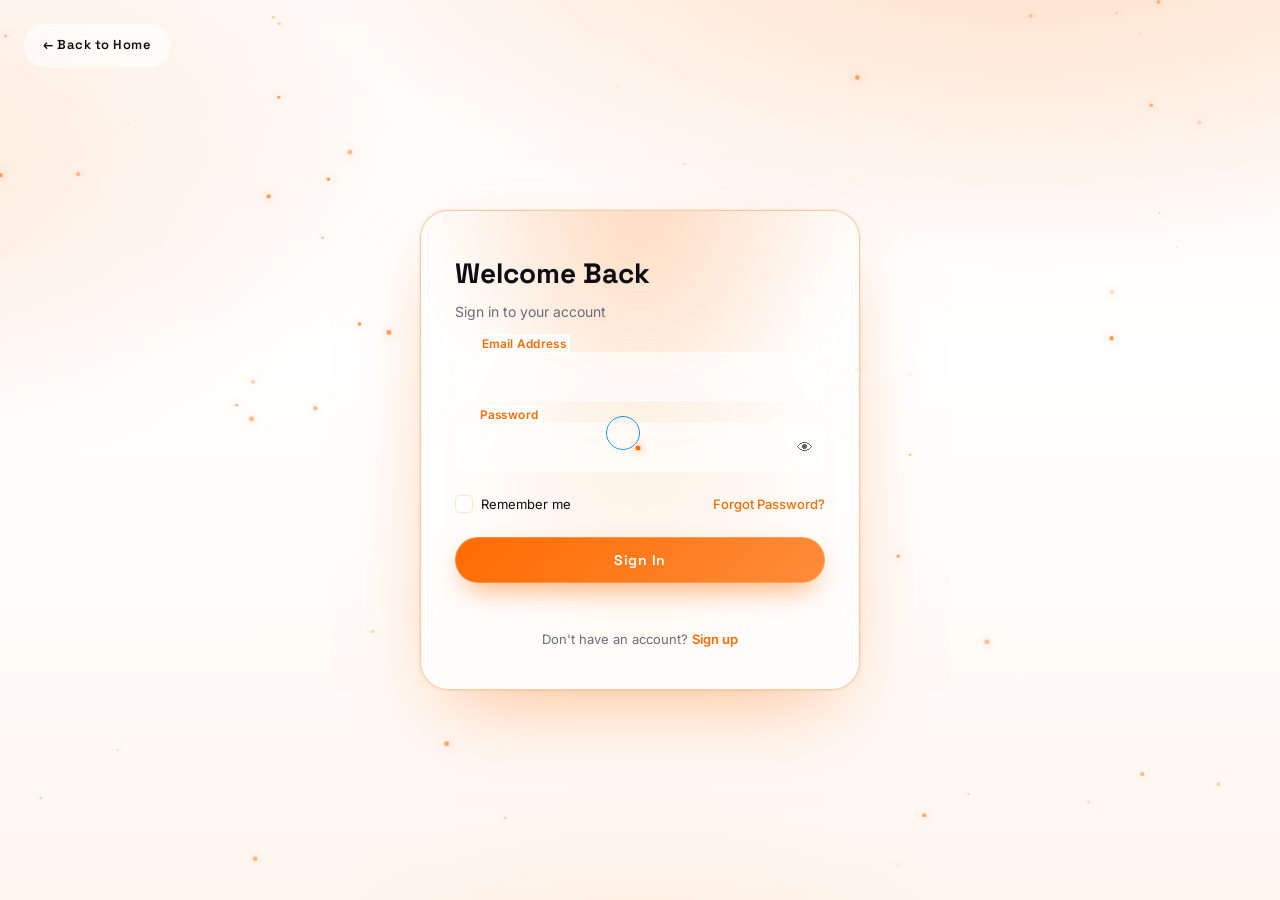
<file: project-bolt-sb1-45daknhv/login.html>
<!doctype html>
<html lang="en">
  <head>
    <meta charset="UTF-8" />
    <meta name="viewport" content="width=device-width, initial-scale=1.0" />
    <meta name="description" content="Login — JALOLIDDIN PORTFOLIO" />
    <title>Login • JALOLIDDIN PORTFOLIO</title>
    <link rel="preconnect" href="https://fonts.googleapis.com" />
    <link rel="preconnect" href="https://fonts.gstatic.com" crossorigin />
    <link href="https://fonts.googleapis.com/css2?family=Space+Grotesk:wght@400;500;600;700&family=Inter:wght@300;400;500;600;700&display=swap" rel="stylesheet" />
    <link rel="stylesheet" href="style.css" />
  </head>
  <body class="login-page">
    <canvas id="particles" class="particles"></canvas>
    <div class="cursor" id="cursor"></div>
    <div class="cursor-dot" id="cursorDot"></div>
    <div class="mouse-glow" id="mouseGlow"></div>

    <div class="login__back">
      <a href="index.html" class="btn btn--ghost btn--sm ripple">← Back to Home</a>
    </div>

    <div class="login">
      <form class="login__card glass" id="loginForm">
        <div class="login__glow"></div>
        <h1 class="login__title">Welcome Back</h1>
        <p class="login__sub">Sign in to your account</p>

        <div class="field">
          <input type="email" id="loginEmail" required />
          <label for="loginEmail">Email Address</label>
          <span class="field__line"></span>
        </div>
        <div class="field field--password">
          <input type="password" id="loginPassword" required />
          <label for="loginPassword">Password</label>
          <span class="field__line"></span>
          <button type="button" class="field__toggle" id="togglePass" aria-label="Show password">👁</button>
        </div>

        <div class="login__row">
          <label class="check">
            <input type="checkbox" id="remember" />
            <span class="check__box"></span>
            <span>Remember me</span>
          </label>
          <a href="#" class="login__forgot">Forgot Password?</a>
        </div>

        <button type="submit" class="btn btn--primary btn--block ripple">Sign In</button>
        <p class="login__status" id="loginStatus"></p>

        <p class="login__alt">Don't have an account? <a href="#">Sign up</a></p>
      </form>
    </div>

    <script src="script.js"></script>
    <script>
      // Login page specific logic
      (function () {
        const form = document.getElementById('loginForm');
        const status = document.getElementById('loginStatus');
        const toggle = document.getElementById('togglePass');
        const pass = document.getElementById('loginPassword');

        toggle.addEventListener('click', () => {
          const isPw = pass.type === 'password';
          pass.type = isPw ? 'text' : 'password';
          toggle.textContent = isPw ? '🙈' : '👁';
        });

        form.addEventListener('submit', (e) => {
          e.preventDefault();
          status.textContent = 'Signing in...';
          status.style.color = 'var(--orange)';
          setTimeout(() => {
            status.textContent = 'Welcome back! Redirecting...';
            setTimeout(() => { window.location.href = 'index.html'; }, 900);
          }, 800);
        });
      })();
    </script>
  </body>
</html>
</file>
<file: project-bolt-sb1-45daknhv/style.css>
/* =========================================================
   JALOLIDDIN PORTFOLIO — style.css
   Premium • Modern • Minimal • Luxury
   ========================================================= */

/* ---------- Design Tokens ---------- */
:root {
  --orange: #ff6b00;
  --orange-soft: #ff8c3a;
  --orange-deep: #cc5500;
  --white: #ffffff;
  --ink: #0d0d12;
  --ink-soft: #2a2a33;
  --muted: #6b6b76;
  --line: rgba(255, 107, 0, 0.18);
  --glass: rgba(255, 255, 255, 0.55);
  --glass-strong: rgba(255, 255, 255, 0.75);
  --glass-border: rgba(255, 255, 255, 0.6);
  --shadow-orange: 0 20px 60px -20px rgba(255, 107, 0, 0.45);
  --shadow-soft: 0 30px 80px -40px rgba(20, 20, 30, 0.25);
  --radius: 22px;
  --radius-sm: 14px;
  --ease: cubic-bezier(0.22, 1, 0.36, 1);
  --ease-out: cubic-bezier(0.16, 1, 0.3, 1);
  --maxw: 1240px;
  --font-head: 'Space Grotesk', system-ui, sans-serif;
  --font-body: 'Inter', system-ui, sans-serif;
}

* { margin: 0; padding: 0; box-sizing: border-box; }

html { scroll-behavior: smooth; }

body {
  font-family: var(--font-body);
  color: var(--ink);
  background:
    radial-gradient(1200px 600px at 80% -10%, rgba(255, 140, 58, 0.25), transparent 60%),
    radial-gradient(900px 500px at -10% 20%, rgba(255, 107, 0, 0.12), transparent 60%),
    radial-gradient(700px 500px at 50% 120%, rgba(255, 107, 0, 0.10), transparent 60%),
    linear-gradient(180deg, #fffaf6 0%, #ffffff 40%, #fff7f0 100%);
  min-height: 100vh;
  overflow-x: hidden;
  line-height: 1.6;
  cursor: none;
}

@media (max-width: 900px) { body { cursor: auto; } }

a { color: inherit; text-decoration: none; }
img { max-width: 100%; display: block; }
button { font-family: inherit; cursor: none; border: none; background: none; }
@media (max-width: 900px) { button { cursor: pointer; } }

/* ---------- Loader ---------- */
.loader {
  position: fixed; inset: 0; z-index: 9999;
  background: linear-gradient(180deg, #fffaf6, #fff7f0);
  display: flex; flex-direction: column; align-items: center; justify-content: center;
  gap: 22px; transition: opacity 0.6s var(--ease), visibility 0.6s var(--ease);
}
.loader.hidden { opacity: 0; visibility: hidden; }
.loader__ring {
  width: 70px; height: 70px; border-radius: 50%;
  border: 3px solid rgba(255, 107, 0, 0.15);
  border-top-color: var(--orange);
  animation: spin 0.9s linear infinite;
  box-shadow: 0 0 30px rgba(255, 107, 0, 0.35);
}
.loader__text {
  font-family: var(--font-head); font-weight: 700; letter-spacing: 4px;
  font-size: 14px; color: var(--ink);
}
.loader__text span { color: var(--orange); }
.loader__bar {
  width: 200px; height: 3px; background: rgba(255, 107, 0, 0.15); border-radius: 99px; overflow: hidden;
}
.loader__bar span {
  display: block; height: 100%; width: 0%;
  background: linear-gradient(90deg, var(--orange), var(--orange-soft));
  animation: loadbar 1.4s var(--ease) forwards;
  box-shadow: 0 0 12px var(--orange);
}
@keyframes loadbar { to { width: 100%; } }
@keyframes spin { to { transform: rotate(360deg); } }

/* ---------- Cursor & Glow ---------- */
.cursor {
  position: fixed; width: 34px; height: 34px; border-radius: 50%;
  border: 1.5px solid var(--orange); pointer-events: none; z-index: 9998;
  transform: translate(-50%, -50%); transition: width 0.25s, height 0.25s, background 0.25s, opacity 0.3s;
  mix-blend-mode: difference; opacity: 0.9;
}
.cursor.hover { width: 56px; height: 56px; background: rgba(255, 107, 0, 0.08); }
.cursor-dot {
  position: fixed; width: 5px; height: 5px; border-radius: 50%;
  background: var(--orange); pointer-events: none; z-index: 9998;
  transform: translate(-50%, -50%); box-shadow: 0 0 10px var(--orange);
}
.mouse-glow {
  position: fixed; width: 480px; height: 480px; border-radius: 50%;
  background: radial-gradient(circle, rgba(255, 107, 0, 0.18), transparent 60%);
  pointer-events: none; z-index: 0; transform: translate(-50%, -50%);
  transition: transform 0.2s ease-out; filter: blur(20px);
}
@media (max-width: 900px) { .cursor, .cursor-dot, .mouse-glow { display: none; } }

/* ---------- Scroll Progress ---------- */
.scroll-progress {
  position: fixed; top: 0; left: 0; height: 3px; width: 0%;
  background: linear-gradient(90deg, var(--orange), var(--orange-soft));
  z-index: 1000; box-shadow: 0 0 12px var(--orange);
}

/* ---------- Particles ---------- */
.particles { position: fixed; inset: 0; z-index: 0; pointer-events: none; }

/* ---------- Glass utility ---------- */
.glass {
  background: var(--glass);
  backdrop-filter: blur(18px) saturate(140%);
  -webkit-backdrop-filter: blur(18px) saturate(140%);
  border: 1px solid var(--glass-border);
  box-shadow: var(--shadow-soft);
}

/* ---------- Buttons ---------- */
.btn {
  position: relative; overflow: hidden;
  display: inline-flex; align-items: center; justify-content: center; gap: 8px;
  padding: 14px 28px; border-radius: 99px;
  font-family: var(--font-head); font-weight: 600; font-size: 14px; letter-spacing: 0.5px;
  transition: transform 0.3s var(--ease), box-shadow 0.3s var(--ease), background 0.3s var(--ease);
  will-change: transform;
}
.btn--primary {
  background: linear-gradient(135deg, var(--orange), var(--orange-soft));
  color: #fff; box-shadow: 0 12px 30px -10px rgba(255, 107, 0, 0.7), inset 0 0 0 1px rgba(255,255,255,0.2);
}
.btn--primary:hover { transform: translateY(-3px) scale(1.02); box-shadow: 0 20px 40px -10px rgba(255, 107, 0, 0.85); }
.btn--ghost {
  background: rgba(255, 255, 255, 0.6); color: var(--ink);
  border: 1px solid var(--glass-border); backdrop-filter: blur(10px);
}
.btn--ghost:hover { transform: translateY(-3px); box-shadow: 0 0 0 1px var(--orange), 0 10px 30px -10px rgba(255,107,0,0.4); color: var(--orange); }
.btn--sm { padding: 10px 18px; font-size: 13px; }
.btn--block { width: 100%; }

/* Ripple */
.ripple .rip {
  position: absolute; border-radius: 50%; transform: translate(-50%, -50%) scale(0);
  background: rgba(255, 255, 255, 0.5); pointer-events: none;
  animation: ripple 0.7s var(--ease-out) forwards;
}
@keyframes ripple { to { transform: translate(-50%, -50%) scale(28); opacity: 0; } }

/* ---------- Navigation ---------- */
.nav {
  position: fixed; top: 16px; left: 50%; transform: translateX(-50%);
  width: calc(100% - 32px); max-width: var(--maxw); z-index: 900;
  transition: top 0.4s var(--ease);
}
.nav__inner {
  display: flex; align-items: center; justify-content: space-between;
  padding: 12px 18px 12px 22px; border-radius: 99px;
  background: rgba(255, 255, 255, 0.6); backdrop-filter: blur(18px) saturate(160%);
  border: 1px solid var(--glass-border); box-shadow: 0 10px 40px -20px rgba(20,20,30,0.25);
  animation: navIn 0.8s var(--ease) both;
}
@keyframes navIn { from { opacity: 0; transform: translateY(-20px); } to { opacity: 1; transform: translateY(0); } }
.nav.scrolled .nav__inner { background: rgba(255, 255, 255, 0.85); box-shadow: 0 10px 40px -10px rgba(255, 107, 0, 0.25); }

.nav__logo { display: flex; align-items: center; gap: 10px; font-family: var(--font-head); font-weight: 700; letter-spacing: 1px; }
.nav__logo-mark {
  width: 36px; height: 36px; border-radius: 12px;
  background: linear-gradient(135deg, var(--orange), var(--orange-soft));
  color: #fff; display: grid; place-items: center; font-size: 18px;
  box-shadow: 0 6px 18px -4px rgba(255, 107, 0, 0.6);
}
.nav__logo-text { font-size: 14px; }

.nav__menu { display: flex; align-items: center; gap: 4px; }
.nav__link {
  position: relative; padding: 9px 14px; font-size: 13.5px; font-weight: 500;
  border-radius: 99px; transition: color 0.3s var(--ease), background 0.3s var(--ease);
}
.nav__link::after {
  content: ''; position: absolute; left: 14px; right: 14px; bottom: 6px; height: 2px;
  background: linear-gradient(90deg, var(--orange), var(--orange-soft));
  border-radius: 2px; transform: scaleX(0); transform-origin: left;
  transition: transform 0.35s var(--ease); box-shadow: 0 0 8px var(--orange);
}
.nav__link:hover { color: var(--orange); }
.nav__link:hover::after, .nav__link.active::after { transform: scaleX(1); }
.nav__link.active { color: var(--orange); }
.nav__link--cta {
  background: linear-gradient(135deg, var(--orange), var(--orange-soft));
  color: #fff; padding: 9px 18px; box-shadow: 0 6px 18px -4px rgba(255,107,0,0.5);
}
.nav__link--cta::after { display: none; }
.nav__link--cta:hover { transform: translateY(-2px); }

.nav__toggle { display: none; flex-direction: column; gap: 5px; padding: 8px; }
.nav__toggle span { width: 24px; height: 2px; background: var(--ink); border-radius: 2px; transition: transform 0.3s var(--ease), opacity 0.3s; }
.nav__toggle.open span:nth-child(1) { transform: translateY(7px) rotate(45deg); }
.nav__toggle.open span:nth-child(2) { opacity: 0; }
.nav__toggle.open span:nth-child(3) { transform: translateY(-7px) rotate(-45deg); }

@media (max-width: 900px) {
  .nav__menu {
    position: absolute; top: 64px; left: 0; right: 0; flex-direction: column; align-items: stretch;
    gap: 4px; padding: 14px; border-radius: 22px;
    background: rgba(255, 255, 255, 0.92); backdrop-filter: blur(20px);
    border: 1px solid var(--glass-border); box-shadow: var(--shadow-soft);
    transform: translateY(-12px); opacity: 0; visibility: hidden; transition: all 0.35s var(--ease);
  }
  .nav__menu.open { transform: translateY(0); opacity: 1; visibility: visible; }
  .nav__link { padding: 12px 16px; }
  .nav__toggle { display: flex; }
}

/* ---------- Hero ---------- */
.hero {
  position: relative; min-height: 100vh; display: flex; align-items: center; justify-content: center;
  text-align: center; padding: 140px 24px 80px; overflow: hidden;
}
.hero__shapes { position: absolute; inset: 0; z-index: 0; }
.shape {
  position: absolute; border-radius: 40px; filter: blur(2px);
  background: linear-gradient(135deg, rgba(255,107,0,0.35), rgba(255,140,58,0.1));
  border: 1px solid rgba(255, 107, 0, 0.25);
  box-shadow: 0 30px 80px -30px rgba(255, 107, 0, 0.5);
  animation: float 14s ease-in-out infinite;
}
.shape--1 { width: 180px; height: 180px; top: 18%; left: 8%; animation-delay: 0s; }
.shape--2 { width: 120px; height: 120px; top: 65%; left: 14%; animation-delay: 1.5s; }
.shape--3 { width: 220px; height: 220px; top: 12%; right: 8%; animation-delay: 0.8s; }
.shape--4 { width: 140px; height: 140px; top: 70%; right: 12%; animation-delay: 2.2s; }
@keyframes float {
  0%, 100% { transform: translateY(0) rotate(0); }
  50% { transform: translateY(-26px) rotate(8deg); }
}

.hero__inner { position: relative; z-index: 2; max-width: 920px; }
.hero__eyebrow {
  display: inline-block; padding: 8px 18px; border-radius: 99px;
  background: rgba(255, 107, 0, 0.1); border: 1px solid var(--line);
  color: var(--orange-deep); font-size: 12px; font-weight: 600; letter-spacing: 2px;
  text-transform: uppercase; margin-bottom: 22px;
}
.hero__title {
  font-family: var(--font-head); font-weight: 700; line-height: 1.05;
  font-size: clamp(2.6rem, 8vw, 6rem); letter-spacing: -2px;
}
.hero__title-grad {
  background: linear-gradient(135deg, var(--orange), var(--orange-soft) 60%, var(--orange-deep));
  -webkit-background-clip: text; background-clip: text; color: transparent;
  filter: drop-shadow(0 8px 30px rgba(255, 107, 0, 0.4));
}
.hero__typing {
  font-family: var(--font-head); font-weight: 500; font-size: clamp(1.1rem, 3vw, 1.7rem);
  color: var(--orange-deep); margin: 18px 0 10px; min-height: 1.6em;
}
.cursor-bar { color: var(--orange); animation: blink 1s steps(2) infinite; }
@keyframes blink { 50% { opacity: 0; } }
.hero__desc { color: var(--muted); max-width: 620px; margin: 0 auto 32px; font-size: 16px; }
.hero__actions { display: flex; gap: 14px; justify-content: center; flex-wrap: wrap; margin-bottom: 36px; }
.hero__socials { display: flex; gap: 12px; justify-content: center; }
.social {
  width: 42px; height: 42px; border-radius: 50%;
  display: grid; place-items: center; font-size: 12px; font-weight: 600;
  background: rgba(255,255,255,0.6); border: 1px solid var(--glass-border);
  backdrop-filter: blur(10px); transition: transform 0.3s var(--ease), box-shadow 0.3s, color 0.3s, background 0.3s;
}
.social:hover { transform: translateY(-4px); background: var(--orange); color: #fff; box-shadow: 0 10px 24px -6px rgba(255,107,0,0.7); }

.hero__scroll { position: absolute; bottom: 26px; left: 50%; transform: translateX(-50%); z-index: 2; }
.hero__scroll-mouse {
  width: 26px; height: 42px; border: 2px solid var(--orange); border-radius: 14px;
  position: relative; display: block;
}
.hero__scroll-mouse::after {
  content: ''; position: absolute; top: 8px; left: 50%; transform: translateX(-50%);
  width: 4px; height: 8px; border-radius: 2px; background: var(--orange);
  animation: scrollDot 1.6s ease-in-out infinite;
}
@keyframes scrollDot { 0% { opacity: 0; top: 8px; } 40% { opacity: 1; } 80% { top: 22px; opacity: 0; } 100% { opacity: 0; } }

/* ---------- Sections ---------- */
.section { padding: 120px 24px; max-width: var(--maxw); margin: 0 auto; position: relative; z-index: 2; }
.section__head { text-align: center; margin-bottom: 56px; }
.section__tag {
  display: inline-block; font-family: var(--font-head); font-weight: 700; color: var(--orange);
  letter-spacing: 4px; font-size: 12px; margin-bottom: 10px;
}
.section__title {
  font-family: var(--font-head); font-weight: 700; font-size: clamp(2rem, 5vw, 3.2rem);
  letter-spacing: -1px;
}
.section__title span {
  background: linear-gradient(135deg, var(--orange), var(--orange-soft));
  -webkit-background-clip: text; background-clip: text; color: transparent;
}
.section__sub { color: var(--muted); margin-top: 10px; }

/* ---------- About ---------- */
.about__card {
  display: grid; grid-template-columns: 280px 1fr; gap: 40px; padding: 40px;
  border-radius: var(--radius); position: relative; overflow: hidden;
}
.about__card::before {
  content: ''; position: absolute; inset: -2px; border-radius: var(--radius); padding: 2px;
  background: linear-gradient(135deg, var(--orange), transparent 40%, transparent 60%, var(--orange-soft));
  -webkit-mask: linear-gradient(#000 0 0) content-box, linear-gradient(#000 0 0);
  -webkit-mask-composite: xor; mask-composite: exclude;
  opacity: 0.5; pointer-events: none;
}
.about__avatar { position: relative; display: grid; place-items: center; }
.about__avatar-img {
  width: 220px; height: 220px; border-radius: 30px;
  background: linear-gradient(135deg, var(--orange), var(--orange-soft));
  display: grid; place-items: center; color: #fff; font-family: var(--font-head);
  font-weight: 700; font-size: 60px; box-shadow: var(--shadow-orange);
  position: relative; z-index: 2;
}
.about__avatar-glow {
  position: absolute; width: 240px; height: 240px; border-radius: 50%;
  background: radial-gradient(circle, rgba(255,107,0,0.4), transparent 60%);
  filter: blur(20px); animation: pulse 4s ease-in-out infinite;
}
@keyframes pulse { 0%,100% { transform: scale(1); opacity: 0.7; } 50% { transform: scale(1.1); opacity: 1; } }
.about__content h3 { font-family: var(--font-head); font-size: 26px; margin-bottom: 12px; }
.about__content p { color: var(--muted); margin-bottom: 22px; }
.about__list { list-style: none; display: grid; grid-template-columns: repeat(2, 1fr); gap: 14px; margin-bottom: 26px; }
.about__list li { font-size: 14px; color: var(--muted); }
.about__list span { display: block; font-family: var(--font-head); font-weight: 700; font-size: 28px; color: var(--orange); }

@media (max-width: 800px) {
  .about__card { grid-template-columns: 1fr; text-align: center; gap: 28px; padding: 30px; }
  .about__avatar { justify-self: center; }
  .about__list { grid-template-columns: repeat(2, 1fr); }
}

/* ---------- Skills ---------- */
.skills { display: grid; grid-template-columns: repeat(3, 1fr); gap: 22px; }
.skills__col { padding: 30px; border-radius: var(--radius); }
.skills__col h3 { font-family: var(--font-head); margin-bottom: 22px; font-size: 18px; }
.skill { margin-bottom: 18px; }
.skill__head { display: flex; justify-content: space-between; font-size: 13px; margin-bottom: 8px; font-weight: 500; }
.skill__bar { height: 8px; background: rgba(255, 107, 0, 0.12); border-radius: 99px; overflow: hidden; }
.skill__bar span {
  display: block; height: 100%; width: 0%; border-radius: 99px;
  background: linear-gradient(90deg, var(--orange), var(--orange-soft));
  box-shadow: 0 0 12px rgba(255, 107, 0, 0.6); transition: width 1.4s var(--ease);
}
@media (max-width: 900px) { .skills { grid-template-columns: 1fr; } }

/* ---------- Portfolio ---------- */
.portfolio { display: grid; grid-template-columns: repeat(4, 1fr); gap: 22px; }
@media (max-width: 1100px) { .portfolio { grid-template-columns: repeat(2, 1fr); } }
@media (max-width: 560px) { .portfolio { grid-template-columns: 1fr; } }

.pcard {
  position: relative; border-radius: var(--radius); overflow: hidden;
  background: var(--glass); backdrop-filter: blur(18px) saturate(140%);
  border: 1px solid var(--glass-border); box-shadow: var(--shadow-soft);
  transition: transform 0.45s var(--ease), box-shadow 0.45s var(--ease);
  will-change: transform; display: flex; flex-direction: column;
}
.pcard::before {
  content: ''; position: absolute; inset: 0; border-radius: var(--radius); padding: 1.5px;
  background: linear-gradient(135deg, var(--orange), transparent 30%, transparent 70%, var(--orange-soft));
  -webkit-mask: linear-gradient(#000 0 0) content-box, linear-gradient(#000 0 0);
  -webkit-mask-composite: xor; mask-composite: exclude;
  opacity: 0; transition: opacity 0.4s var(--ease); pointer-events: none;
}
.pcard:hover { transform: translateY(-10px) scale(1.015); box-shadow: 0 30px 70px -20px rgba(255, 107, 0, 0.5); }
.pcard:hover::before { opacity: 1; }

.pcard__media {
  position: relative; aspect-ratio: 16/10; overflow: hidden;
  background: linear-gradient(135deg, rgba(255,107,0,0.15), rgba(255,140,58,0.05));
}
.pcard__media img {
  width: 100%; height: 100%; object-fit: cover;
  transition: transform 0.7s var(--ease);
}
.pcard:hover .pcard__media img { transform: scale(1.08); }
.pcard__media::after {
  content: ''; position: absolute; inset: 0;
  background: linear-gradient(180deg, transparent 50%, rgba(0,0,0,0.4));
  opacity: 0; transition: opacity 0.4s;
}
.pcard:hover .pcard__media::after { opacity: 1; }

.pcard__body { padding: 20px; display: flex; flex-direction: column; gap: 10px; flex: 1; }
.pcard__title { font-family: var(--font-head); font-size: 17px; font-weight: 600; }
.pcard__desc { font-size: 13.5px; color: var(--muted); flex: 1; }
.pcard__tech { display: flex; flex-wrap: wrap; gap: 6px; }
.pcard__tech span {
  font-size: 11px; padding: 4px 10px; border-radius: 99px;
  background: rgba(255, 107, 0, 0.1); color: var(--orange-deep); font-weight: 500;
}
.pcard__actions { display: flex; gap: 10px; margin-top: 6px; }
.pcard__actions .btn { padding: 10px 16px; font-size: 12.5px; flex: 1; }

/* ---------- Projects ---------- */
.projects__filters { display: flex; gap: 10px; justify-content: center; flex-wrap: wrap; margin-bottom: 36px; }
.chip {
  padding: 9px 18px; border-radius: 99px; font-size: 13px; font-weight: 500;
  background: rgba(255,255,255,0.6); border: 1px solid var(--glass-border);
  backdrop-filter: blur(10px); transition: all 0.3s var(--ease);
}
.chip:hover { color: var(--orange); border-color: var(--orange); }
.chip.active { background: linear-gradient(135deg, var(--orange), var(--orange-soft)); color: #fff; box-shadow: 0 8px 20px -6px rgba(255,107,0,0.6); }

.projects { display: grid; grid-template-columns: repeat(3, 1fr); gap: 22px; }
@media (max-width: 900px) { .projects { grid-template-columns: repeat(2, 1fr); } }
@media (max-width: 560px) { .projects { grid-template-columns: 1fr; } }

.proj {
  position: relative; padding: 26px; border-radius: var(--radius);
  background: var(--glass); backdrop-filter: blur(18px); border: 1px solid var(--glass-border);
  box-shadow: var(--shadow-soft); transition: transform 0.4s var(--ease), box-shadow 0.4s, opacity 0.5s, filter 0.5s;
  overflow: hidden;
}
.proj::before {
  content: ''; position: absolute; top: 0; left: 0; width: 100%; height: 3px;
  background: linear-gradient(90deg, var(--orange), var(--orange-soft));
  transform: scaleX(0); transform-origin: left; transition: transform 0.5s var(--ease);
}
.proj:hover { transform: translateY(-8px); box-shadow: 0 24px 60px -20px rgba(255,107,0,0.45); }
.proj:hover::before { transform: scaleX(1); }
.proj.hide { opacity: 0; transform: scale(0.95); pointer-events: none; }
.proj__cat { font-size: 11px; letter-spacing: 2px; color: var(--orange); font-weight: 600; text-transform: uppercase; }
.proj__title { font-family: var(--font-head); font-size: 18px; margin: 8px 0 10px; }
.proj__desc { font-size: 13.5px; color: var(--muted); }
.proj__link { display: inline-block; margin-top: 14px; font-size: 13px; font-weight: 600; color: var(--orange); }
.proj__link:hover { letter-spacing: 1px; transition: letter-spacing 0.3s; }

/* ---------- Services ---------- */
.services { display: grid; grid-template-columns: repeat(3, 1fr); gap: 22px; }
@media (max-width: 900px) { .services { grid-template-columns: repeat(2, 1fr); } }
@media (max-width: 600px) { .services { grid-template-columns: 1fr; } }
.service { padding: 32px; border-radius: var(--radius); transition: transform 0.4s var(--ease), box-shadow 0.4s; }
.service:hover { transform: translateY(-8px); box-shadow: 0 24px 60px -20px rgba(255,107,0,0.45); }
.service__icon {
  width: 56px; height: 56px; border-radius: 16px; display: grid; place-items: center;
  font-family: var(--font-head); font-weight: 700; color: #fff; font-size: 18px;
  background: linear-gradient(135deg, var(--orange), var(--orange-soft));
  box-shadow: 0 10px 24px -6px rgba(255,107,0,0.6); margin-bottom: 18px;
  transition: transform 0.4s var(--ease);
}
.service:hover .service__icon { transform: rotate(-6deg) scale(1.05); }
.service h3 { font-family: var(--font-head); font-size: 19px; margin-bottom: 8px; }
.service p { color: var(--muted); font-size: 14px; margin-bottom: 14px; }
.service__link { font-size: 13px; font-weight: 600; color: var(--orange); }

/* ---------- Contact ---------- */
.contact { display: grid; grid-template-columns: 1.2fr 0.8fr; gap: 22px; }
@media (max-width: 900px) { .contact { grid-template-columns: 1fr; } }
.contact__form { padding: 36px; border-radius: var(--radius); }
.contact__side { display: flex; flex-direction: column; gap: 22px; }
.contact__map { position: relative; height: 220px; border-radius: var(--radius); overflow: hidden; display: grid; place-items: center; }
.contact__map-grid {
  position: absolute; inset: 0;
  background-image: linear-gradient(rgba(255,107,0,0.12) 1px, transparent 1px), linear-gradient(90deg, rgba(255,107,0,0.12) 1px, transparent 1px);
  background-size: 28px 28px; -webkit-mask: radial-gradient(circle at 50% 50%, #000 30%, transparent 75%); mask: radial-gradient(circle at 50% 50%, #000 30%, transparent 75%);
}
.contact__map-pin {
  position: relative; z-index: 2; padding: 8px 16px; border-radius: 99px;
  background: var(--orange); color: #fff; font-size: 13px; font-weight: 600;
  box-shadow: 0 10px 24px -6px rgba(255,107,0,0.7);
}
.contact__info { padding: 26px; border-radius: var(--radius); }
.contact__info p { font-size: 14px; margin-bottom: 10px; color: var(--muted); }
.contact__info strong { display: block; color: var(--ink); font-family: var(--font-head); font-size: 12px; letter-spacing: 1px; text-transform: uppercase; }
.contact__socials { display: flex; gap: 10px; margin-top: 14px; }
.contact__status { font-size: 13px; margin-top: 10px; min-height: 18px; }

/* ---------- Floating Label Fields ---------- */
.field { position: relative; margin-bottom: 22px; }
.field input, .field textarea {
  width: 100%; padding: 16px 16px 12px; border-radius: 14px;
  background: rgba(255,255,255,0.6); border: 1px solid var(--glass-border);
  font-family: inherit; font-size: 15px; color: var(--ink); transition: border 0.3s, background 0.3s;
  outline: none;
}
.field textarea { resize: vertical; min-height: 110px; }
.field label {
  position: absolute; left: 16px; top: 50%; transform: translateY(-50%);
  color: var(--muted); font-size: 14px; pointer-events: none;
  transition: all 0.25s var(--ease); background: transparent; padding: 0 4px;
}
.field textarea + label { top: 18px; transform: none; }
.field input:focus, .field textarea:focus { border-color: var(--orange); background: rgba(255,255,255,0.85); box-shadow: 0 0 0 4px rgba(255,107,0,0.12); }
.field input:focus + label, .field input:not(:placeholder-shown) + label,
.field textarea:focus + label, .field textarea:not(:placeholder-shown) + label {
  top: -8px; transform: translateY(-50%) scale(0.85); color: var(--orange); background: #fff; font-weight: 600;
}
.field input::placeholder, .field textarea::placeholder { color: transparent; }
.field__line {
  position: absolute; bottom: 0; left: 50%; transform: translateX(-50%);
  width: 0; height: 2px; background: linear-gradient(90deg, var(--orange), var(--orange-soft));
  transition: width 0.4s var(--ease); border-radius: 2px;
}
.field input:focus ~ .field__line, .field textarea:focus ~ .field__line { width: 100%; }
.field--password .field__toggle {
  position: absolute; right: 12px; top: 50%; transform: translateY(-50%);
  font-size: 16px; opacity: 0.6; transition: opacity 0.3s;
}
.field--password .field__toggle:hover { opacity: 1; }

/* ---------- Footer ---------- */
.footer { position: relative; z-index: 2; margin-top: 60px; padding: 50px 24px 30px;
  background: linear-gradient(180deg, transparent, rgba(255,107,0,0.06));
}
.footer__inner {
  max-width: var(--maxw); margin: 0 auto; display: flex; align-items: center; justify-content: space-between;
  gap: 24px; flex-wrap: wrap; padding-bottom: 24px; border-bottom: 1px solid var(--line);
}
.footer__nav { display: flex; gap: 18px; flex-wrap: wrap; }
.footer__nav a { font-size: 13.5px; color: var(--muted); transition: color 0.3s; }
.footer__nav a:hover { color: var(--orange); }
.footer__socials { display: flex; gap: 10px; }
.footer__bottom {
  max-width: var(--maxw); margin: 18px auto 0; display: flex; justify-content: space-between;
  flex-wrap: wrap; gap: 10px; font-size: 12.5px; color: var(--muted);
}

/* ---------- Scroll-to-top ---------- */
.to-top {
  position: fixed; bottom: 24px; right: 24px; z-index: 800;
  width: 50px; height: 50px; border-radius: 50%;
  background: linear-gradient(135deg, var(--orange), var(--orange-soft));
  color: #fff; font-size: 18px; box-shadow: 0 12px 30px -8px rgba(255,107,0,0.7);
  opacity: 0; visibility: hidden; transform: translateY(20px) scale(0.8);
  transition: all 0.4s var(--ease);
}
.to-top.show { opacity: 1; visibility: visible; transform: translateY(0) scale(1); }
.to-top:hover { transform: translateY(-4px) scale(1.08); }

/* ---------- Reveal Animations ---------- */
.reveal { opacity: 0; transform: translateY(28px); transition: opacity 0.8s var(--ease), transform 0.8s var(--ease); }
.reveal.in { opacity: 1; transform: translateY(0); }

/* ---------- Login Page ---------- */
.login-page { display: grid; place-items: center; min-height: 100vh; padding: 40px 20px; }
.login { width: 100%; max-width: 440px; position: relative; z-index: 2; animation: loginIn 0.9s var(--ease) both; }
@keyframes loginIn { from { opacity: 0; transform: translateY(30px) scale(0.96); } to { opacity: 1; transform: translateY(0) scale(1); } }
.login__back { position: fixed; top: 24px; left: 24px; z-index: 5; }
.login__card {
  position: relative; padding: 40px 34px; border-radius: 28px; overflow: hidden;
  border: 1.5px solid rgba(255, 107, 0, 0.35);
  box-shadow: 0 30px 80px -30px rgba(255, 107, 0, 0.5), 0 0 0 1px rgba(255,107,0,0.1);
}
.login__glow {
  position: absolute; top: -40%; left: -20%; width: 140%; height: 80%;
  background: radial-gradient(circle, rgba(255,107,0,0.25), transparent 60%);
  filter: blur(30px); pointer-events: none;
}
.login__title { font-family: var(--font-head); font-size: 28px; margin-bottom: 6px; position: relative; }
.login__sub { color: var(--muted); font-size: 14px; margin-bottom: 28px; position: relative; }
.login__row { display: flex; align-items: center; justify-content: space-between; margin: 6px 0 22px; font-size: 13px; }
.login__forgot { color: var(--orange); font-weight: 500; }
.login__forgot:hover { text-decoration: underline; }
.login__alt { text-align: center; font-size: 13px; color: var(--muted); margin-top: 18px; }
.login__alt a { color: var(--orange); font-weight: 600; }
.login__status { font-size: 13px; text-align: center; min-height: 18px; margin-top: 10px; }

.check { display: flex; align-items: center; gap: 8px; cursor: none; user-select: none; }
@media (max-width: 900px) { .check { cursor: pointer; } }
.check input { display: none; }
.check__box {
  width: 18px; height: 18px; border-radius: 5px; border: 1.5px solid var(--line);
  background: rgba(255,255,255,0.6); transition: all 0.3s var(--ease); position: relative;
}
.check input:checked + .check__box { background: var(--orange); border-color: var(--orange); box-shadow: 0 0 10px rgba(255,107,0,0.6); }
.check input:checked + .check__box::after {
  content: '✓'; position: absolute; inset: 0; display: grid; place-items: center;
  color: #fff; font-size: 12px; font-weight: 700;
}

/* ---------- Reduced motion ---------- */
@media (prefers-reduced-motion: reduce) {
  * { animation-duration: 0.001s !important; transition-duration: 0.001s !important; }
}
</file>
